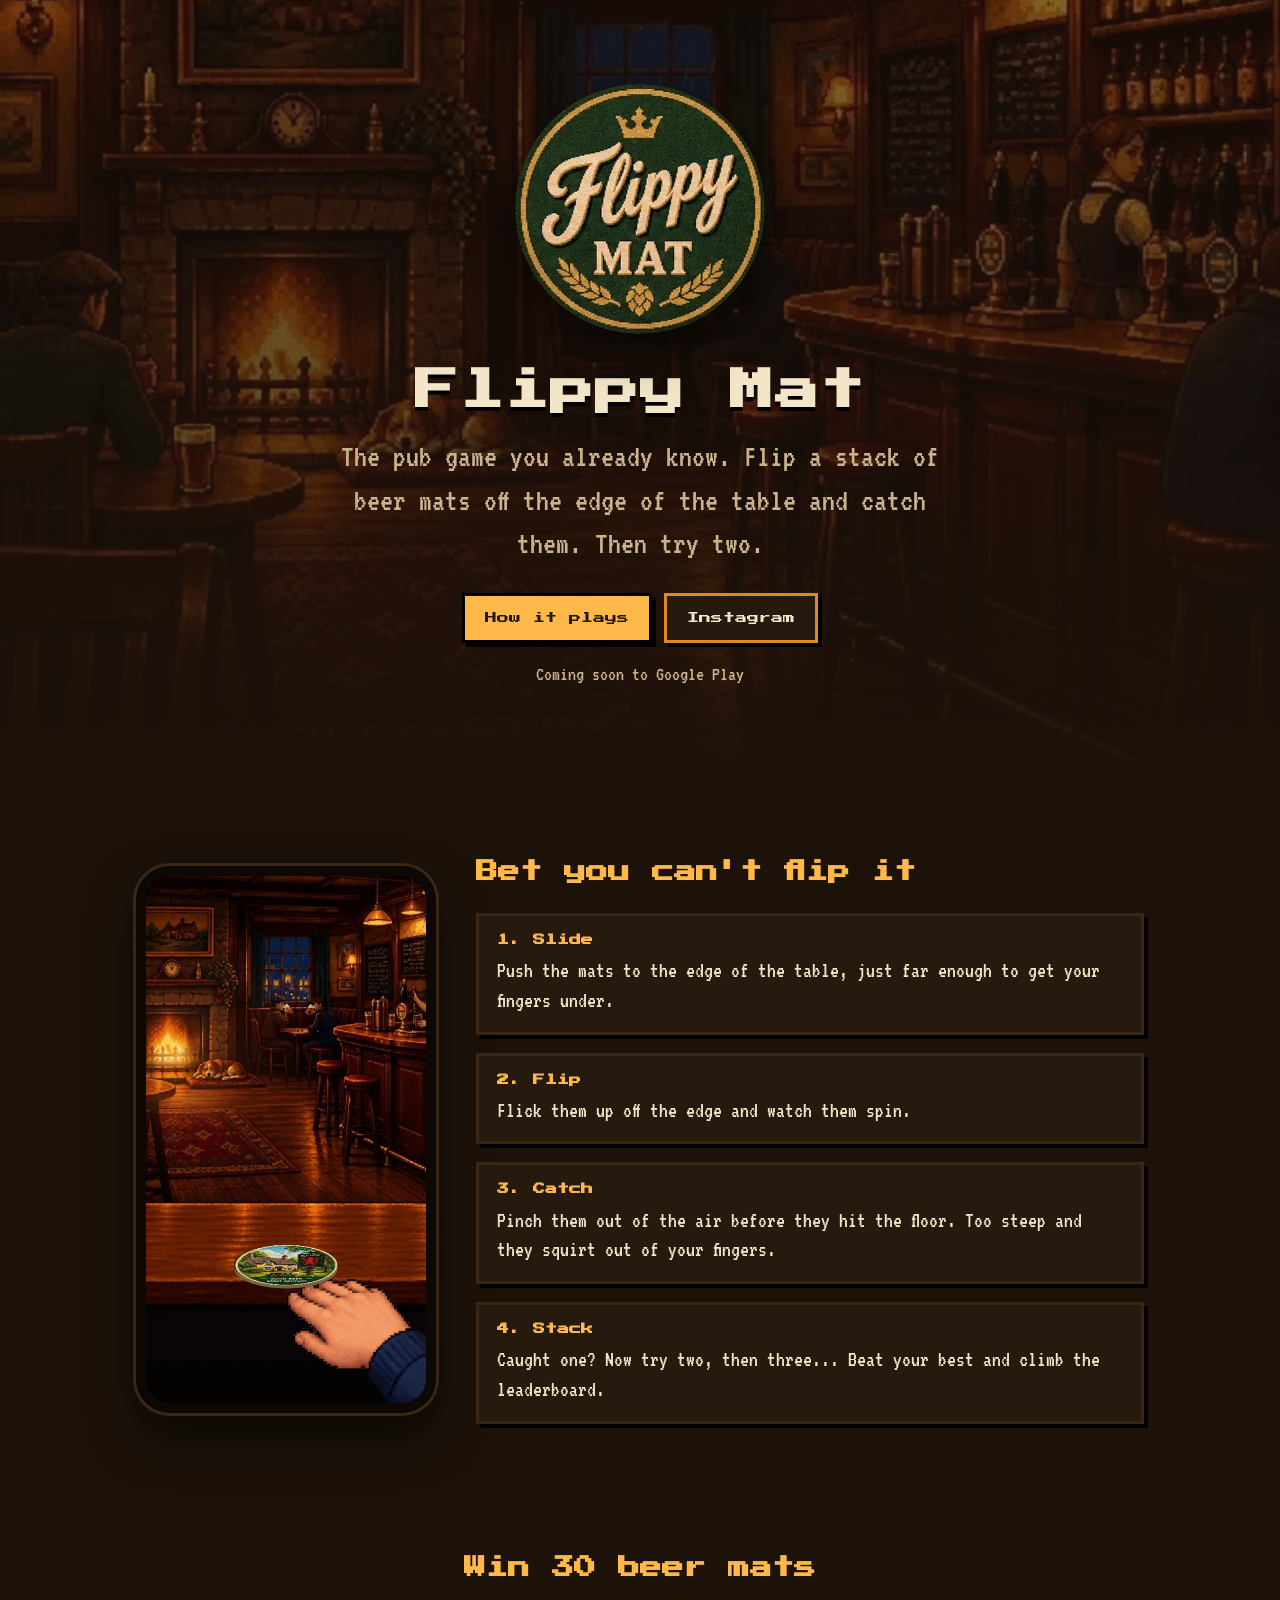
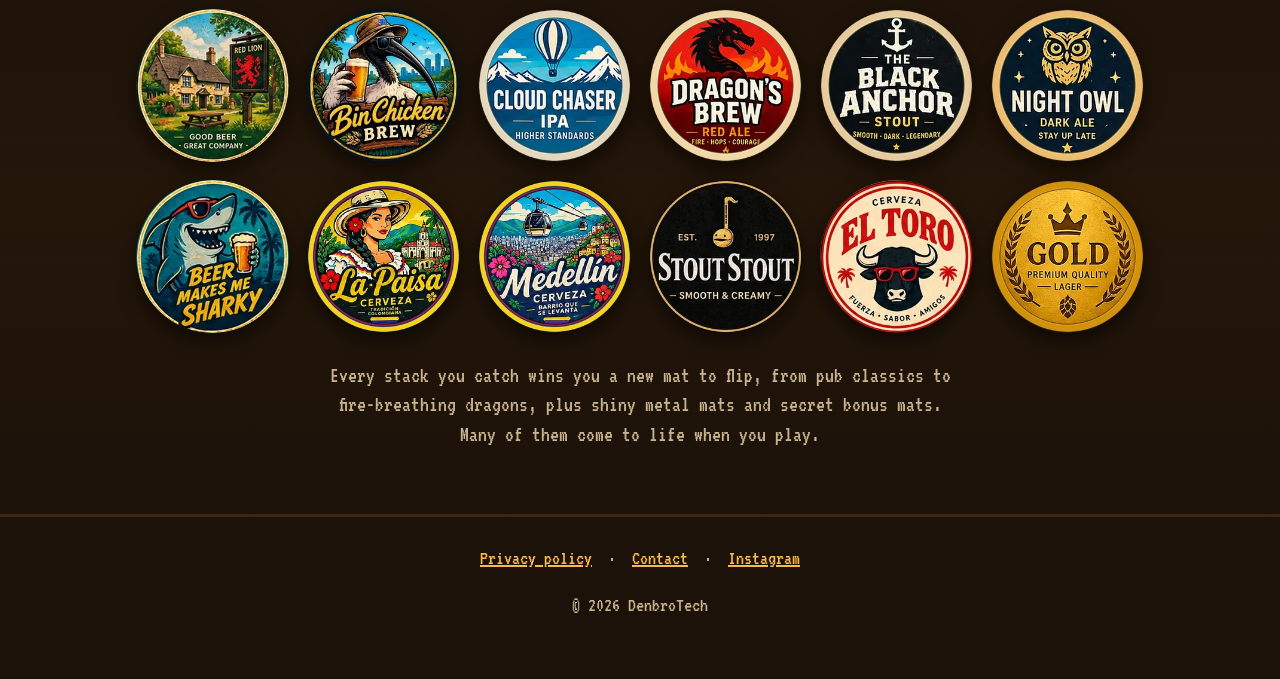
<file: index.html>
<!DOCTYPE html>
<html lang="en">
<head>
  <meta charset="UTF-8">
  <meta name="viewport" content="width=device-width, initial-scale=1.0">
  <title>Flippy Mat: Beer Mat Flip</title>
  <meta name="description" content="Flippy Mat: the pub game where you flip a stack of beer mats off the edge of the table and catch them. Win 30 beer mats. By DenbroTech.">
  <meta property="og:title" content="Flippy Mat: Beer Mat Flip">
  <meta property="og:description" content="Flip a stack of beer mats off the table and catch them. Win 30 beer mats.">
  <meta property="og:image" content="https://denbrotech.github.io/img/game.webp">
  <link rel="icon" href="/favicon.png">
  <link rel="apple-touch-icon" href="/img/icon-180.png">
  <link rel="preconnect" href="https://fonts.googleapis.com">
  <link rel="preconnect" href="https://fonts.gstatic.com" crossorigin>
  <link href="https://fonts.googleapis.com/css2?family=Press+Start+2P&family=VT323&display=swap" rel="stylesheet">
  <style>
    :root { --bg: #1c120a; --bg2: #26190e; --wood: #3a2614; --ink: #f3e6c8; --muted: #c9b48f; --gold: #ffb84a; --gold2: #e08a1e; }
    * { box-sizing: border-box; }
    html { scroll-behavior: smooth; }
    body { margin: 0; background: var(--bg); color: var(--ink); font-family: "VT323", ui-monospace, monospace; font-size: 22px; line-height: 1.35; }
    a { color: var(--gold); }
    .pixel { font-family: "Press Start 2P", ui-monospace, monospace; }
    .wrap { max-width: 1040px; margin: 0 auto; padding: 0 16px; }

    /* hero: the pub, darkened, with the mat flipping over it */
    .hero { position: relative; min-height: 88vh; display: flex; align-items: center; overflow: hidden;
      background: linear-gradient(180deg, rgba(28,18,10,.55) 0%, rgba(28,18,10,.7) 55%, var(--bg) 100%), url("img/pub.webp") center 30% / cover no-repeat; }
    .hero .wrap { text-align: center; padding-top: 48px; padding-bottom: 48px; }
    .flipper { width: min(250px, 58vw); aspect-ratio: 1; margin: 0 auto 28px; perspective: 900px; }
    .flipper .mat { position: relative; width: 100%; height: 100%; transform-style: preserve-3d; animation: flip 4.5s cubic-bezier(.5,0,.3,1) infinite; }
    .flipper img { position: absolute; inset: 0; width: 100%; height: 100%; backface-visibility: hidden; border-radius: 50%; filter: drop-shadow(0 18px 22px rgba(0,0,0,.6)); }
    .flipper img.back { transform: rotateY(180deg); }
    @keyframes flip {
      0%, 30% { transform: translateY(0) rotateX(0deg); }
      50% { transform: translateY(-34px) rotateX(-180deg); }
      62%, 80% { transform: translateY(0) rotateX(-360deg); }
      100% { transform: translateY(0) rotateX(-360deg); }
    }
    @media (prefers-reduced-motion: reduce) { .flipper .mat { animation: none; } }
    h1 { font-size: clamp(22px, 5.4vw, 44px); margin: 0 0 14px; color: var(--ink); text-shadow: 0 4px 0 #000; letter-spacing: 1px; }
    .tag { font-size: clamp(24px, 3.6vw, 32px); color: var(--muted); max-width: 620px; margin: 0 auto 28px; }
    .buttons { display: flex; flex-wrap: wrap; gap: 12px; justify-content: center; }
    .btn { display: inline-block; padding: 14px 20px; font-family: "Press Start 2P", monospace; font-size: 12px; text-decoration: none; border: 3px solid #000; box-shadow: 4px 4px 0 #000; }
    .btn.gold { background: var(--gold); color: #24170b; }
    .btn.dark { background: var(--bg2); color: var(--ink); border-color: var(--gold2); }
    .soon { margin-top: 18px; color: var(--muted); font-size: 20px; }

    section { padding: 64px 0; }
    h2 { font-size: clamp(16px, 3vw, 22px); color: var(--gold); margin: 0 0 24px; text-align: center; line-height: 1.5; }

    /* how it plays: the game screen beside the steps */
    .plays { display: grid; grid-template-columns: minmax(0, 300px) minmax(0, 1fr); gap: 40px; align-items: center; }
    .phone { border: 10px solid #0d0804; border-radius: 34px; overflow: hidden; box-shadow: 0 0 0 3px var(--wood), 0 24px 50px rgba(0,0,0,.6); background: #000; }
    .phone img { display: block; width: 100%; height: auto; }
    .steps { list-style: none; margin: 0; padding: 0; display: grid; gap: 18px; }
    .steps li { background: var(--bg2); border: 3px solid var(--wood); padding: 16px 18px; box-shadow: 4px 4px 0 #000; }
    .steps b { display: block; font-family: "Press Start 2P", monospace; font-size: 12px; color: var(--gold); margin-bottom: 8px; }

    /* the mats */
    .rack { background: linear-gradient(180deg, var(--bg), #241609 50%, var(--bg)); }
    .mats { display: grid; grid-template-columns: repeat(6, 1fr); gap: 18px; }
    .mats img { width: 100%; height: auto; border-radius: 50%; filter: drop-shadow(0 8px 10px rgba(0,0,0,.55)); transition: transform .25s; }
    .mats img:hover { transform: rotate(-8deg) scale(1.08); }
    .rack p { text-align: center; color: var(--muted); max-width: 640px; margin: 28px auto 0; }

    footer { border-top: 3px solid var(--wood); padding: 28px 0 40px; text-align: center; color: var(--muted); font-size: 20px; }
    footer a { margin: 0 8px; }

    @media (max-width: 720px) {
      .plays { grid-template-columns: 1fr; }
      .phone { max-width: 260px; margin: 0 auto; }
      .mats { grid-template-columns: repeat(3, 1fr); gap: 12px; }
      section { padding: 48px 0; }
    }
  </style>
</head>
<body>

  <header class="hero">
    <div class="wrap">
      <div class="flipper" aria-hidden="true"><div class="mat">
        <img src="img/logo.webp" alt="">
        <img class="back" src="img/logo_back.webp" alt="">
      </div></div>
      <h1 class="pixel">Flippy Mat</h1>
      <p class="tag">The pub game you already know. Flip a stack of beer mats off the edge of the table and catch them. Then try two.</p>
      <div class="buttons">
        <a class="btn gold" href="#how">How it plays</a>
        <a class="btn dark" href="https://www.instagram.com/flippymat">Instagram</a>
      </div>
      <p class="soon">Coming soon to Google Play</p>
    </div>
  </header>

  <main>
    <section id="how">
      <div class="wrap plays">
        <div class="phone"><img src="img/game.webp" width="492" height="764" alt="Flippy Mat in play: a beer mat on the edge of a pub table, a hand ready to flip it, a fire and a sleeping dog in the pub behind."></div>
        <div>
          <h2 class="pixel" style="text-align:left">Bet you can't flip it</h2>
          <ul class="steps">
            <li><b>1. Slide</b>Push the mats to the edge of the table, just far enough to get your fingers under.</li>
            <li><b>2. Flip</b>Flick them up off the edge and watch them spin.</li>
            <li><b>3. Catch</b>Pinch them out of the air before they hit the floor. Too steep and they squirt out of your fingers.</li>
            <li><b>4. Stack</b>Caught one? Now try two, then three... Beat your best and climb the leaderboard.</li>
          </ul>
        </div>
      </div>
    </section>

    <section class="rack">
      <div class="wrap">
        <h2 class="pixel">Win 30 beer mats</h2>
        <div class="mats">
          <img src="img/mats/mat32.webp" width="256" height="256" alt="The Red Lion" loading="lazy">
          <img src="img/mats/binchicken.webp" width="256" height="256" alt="Bin Chicken Brew" loading="lazy">
          <img src="img/mats/mat08.webp" width="256" height="256" alt="Cloud Chaser" loading="lazy">
          <img src="img/mats/mat04.webp" width="256" height="256" alt="Dragon's Brew" loading="lazy">
          <img src="img/mats/mat01.webp" width="256" height="256" alt="The Black Anchor" loading="lazy">
          <img src="img/mats/mat20.webp" width="256" height="256" alt="Night Owl" loading="lazy">
          <img src="img/mats/mat34.webp" width="256" height="256" alt="Beer Makes Me Sharky" loading="lazy">
          <img src="img/mats/mat48.webp" width="256" height="256" alt="La Paisa" loading="lazy">
          <img src="img/mats/mat49.webp" width="256" height="256" alt="Medellin" loading="lazy">
          <img src="img/mats/mat43.webp" width="256" height="256" alt="Stout Stout" loading="lazy">
          <img src="img/mats/mat27.webp" width="256" height="256" alt="Cerveza El Toro" loading="lazy">
          <img src="img/mats/mat23.webp" width="256" height="256" alt="Gold" loading="lazy">
        </div>
        <p>Every stack you catch wins you a new mat to flip, from pub classics to fire-breathing dragons, plus shiny metal mats and secret bonus mats. Many of them come to life when you play.</p>
      </div>
    </section>
  </main>

  <footer>
    <div class="wrap">
      <a href="/flippy-mat/privacy.html">Privacy policy</a> &middot;
      <a href="mailto:denbrotech@proton.me">Contact</a> &middot;
      <a href="https://www.instagram.com/flippymat">Instagram</a>
      <p>&copy; 2026 DenbroTech</p>
    </div>
  </footer>

</body>
</html>
</file>
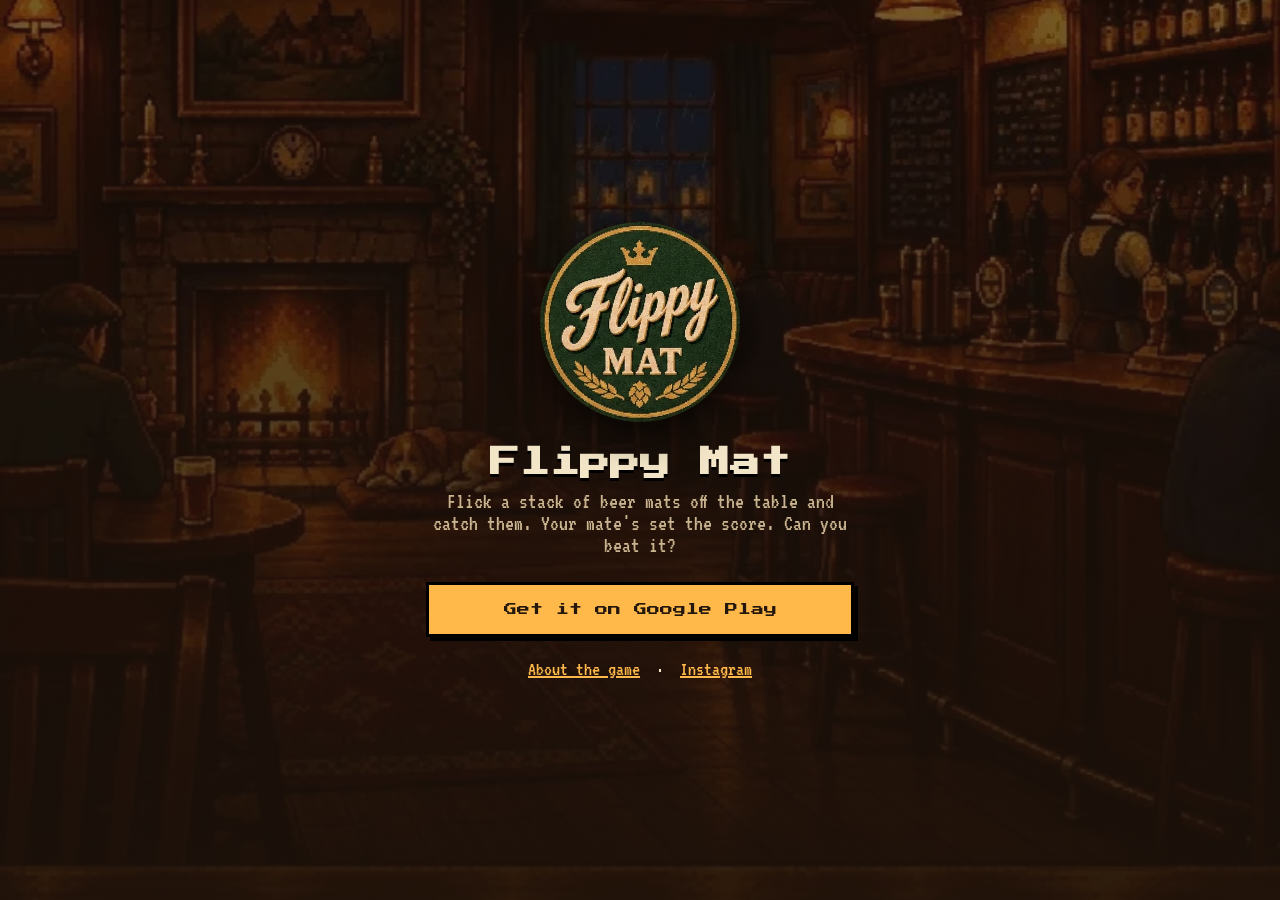
<file: flippy/index.html>
<!DOCTYPE html>
<html lang="en">
<head>
  <meta charset="UTF-8">
  <meta name="viewport" content="width=device-width, initial-scale=1.0">
  <title>Get Flippy Mat</title>
  <meta name="description" content="Flippy Mat: flip a stack of beer mats off the table and catch them. Get it on Google Play.">
  <meta property="og:title" content="Flippy Mat: Beer Mat Flip">
  <meta property="og:description" content="Flip a stack of beer mats off the table and catch them. Can you beat my score?">
  <meta property="og:image" content="https://denbrotech.github.io/img/game.webp">
  <link rel="icon" href="/favicon.png">
  <link rel="preconnect" href="https://fonts.googleapis.com">
  <link rel="preconnect" href="https://fonts.gstatic.com" crossorigin>
  <link href="https://fonts.googleapis.com/css2?family=Press+Start+2P&family=VT323&display=swap" rel="stylesheet">
  <style>
    :root { --bg: #1c120a; --ink: #f3e6c8; --muted: #c9b48f; --gold: #ffb84a; }
    * { box-sizing: border-box; }
    body { margin: 0; min-height: 100vh; display: flex; align-items: center; justify-content: center; text-align: center; color: var(--ink);
      font-family: "VT323", ui-monospace, monospace; font-size: 22px;
      background: linear-gradient(180deg, rgba(28,18,10,.6), rgba(28,18,10,.92)), url("/img/pub.webp") center 30% / cover no-repeat, var(--bg); }
    main { padding: 32px 16px; max-width: 460px; }
    img.mat { width: min(200px, 52vw); height: auto; filter: drop-shadow(0 14px 18px rgba(0,0,0,.6)); }
    h1 { font-family: "Press Start 2P", monospace; font-size: clamp(20px, 6vw, 30px); margin: 22px 0 12px; text-shadow: 0 3px 0 #000; }
    p { color: var(--muted); margin: 0 0 26px; }
    a.play { display: block; padding: 18px 20px; background: var(--gold); color: #24170b; text-decoration: none;
      font-family: "Press Start 2P", monospace; font-size: 13px; border: 3px solid #000; box-shadow: 4px 4px 0 #000; }
    .more { margin-top: 22px; font-size: 20px; }
    .more a { color: var(--gold); margin: 0 8px; }
  </style>
</head>
<body>
<main>
  <img class="mat" src="/img/logo.webp" alt="Flippy Mat">
  <h1>Flippy Mat</h1>
  <p>Flick a stack of beer mats off the table and catch them. Your mate's set the score. Can you beat it?</p>
  <a class="play" href="https://play.google.com/store/apps/details?id=com.denbrotech.flippymat">Get it on Google Play</a>
  <div class="more"><a href="/">About the game</a> &middot; <a href="https://www.instagram.com/flippymat">Instagram</a></div>
</main>
</body>
</html>
</file>
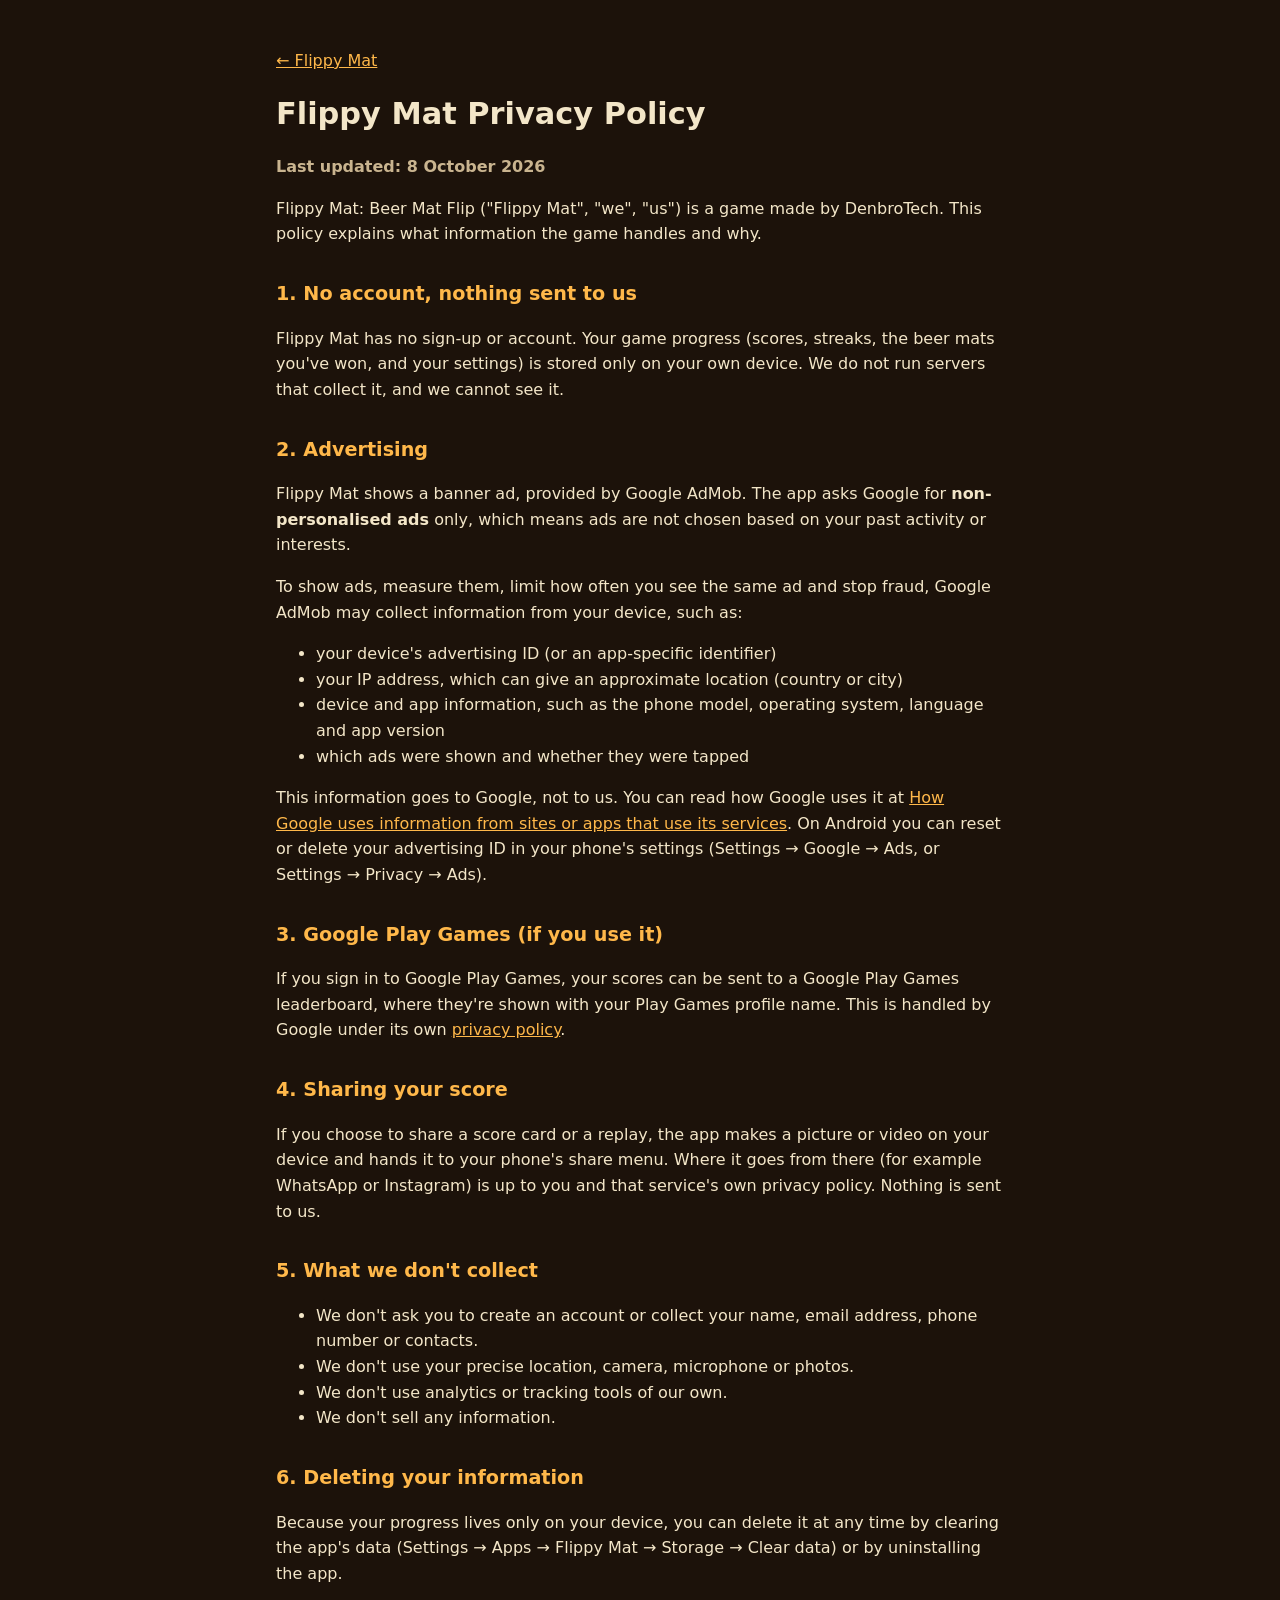
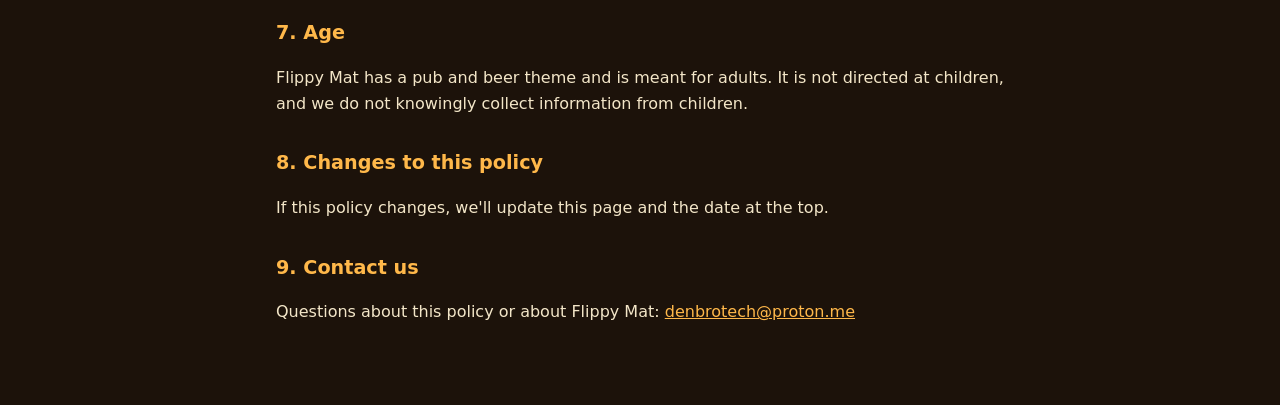
<file: flippy-mat/privacy.html>
<!DOCTYPE html>
<html lang="en">
<head>
  <meta charset="UTF-8">
  <meta name="viewport" content="width=device-width, initial-scale=1.0">
  <title>Flippy Mat Privacy Policy</title>
  <link rel="stylesheet" href="/style.css">
</head>
<body>
<main>
  <p><a href="/">&larr; Flippy Mat</a></p>
  <h1>Flippy Mat Privacy Policy</h1>
  <p class="muted"><strong>Last updated: 8 October 2026</strong></p>

  <p>Flippy Mat: Beer Mat Flip ("Flippy Mat", "we", "us") is a game made by DenbroTech. This policy explains what information the game handles and why.</p>

  <h2>1. No account, nothing sent to us</h2>
  <p>Flippy Mat has no sign-up or account. Your game progress (scores, streaks, the beer mats you've won, and your settings) is stored only on your own device. We do not run servers that collect it, and we cannot see it.</p>

  <h2>2. Advertising</h2>
  <p>Flippy Mat shows a banner ad, provided by Google AdMob. The app asks Google for <strong>non-personalised ads</strong> only, which means ads are not chosen based on your past activity or interests.</p>
  <p>To show ads, measure them, limit how often you see the same ad and stop fraud, Google AdMob may collect information from your device, such as:</p>
  <ul>
    <li>your device's advertising ID (or an app-specific identifier)</li>
    <li>your IP address, which can give an approximate location (country or city)</li>
    <li>device and app information, such as the phone model, operating system, language and app version</li>
    <li>which ads were shown and whether they were tapped</li>
  </ul>
  <p>This information goes to Google, not to us. You can read how Google uses it at <a href="https://policies.google.com/technologies/partner-sites">How Google uses information from sites or apps that use its services</a>. On Android you can reset or delete your advertising ID in your phone's settings (Settings &rarr; Google &rarr; Ads, or Settings &rarr; Privacy &rarr; Ads).</p>

  <h2>3. Google Play Games (if you use it)</h2>
  <p>If you sign in to Google Play Games, your scores can be sent to a Google Play Games leaderboard, where they're shown with your Play Games profile name. This is handled by Google under its own <a href="https://policies.google.com/privacy">privacy policy</a>.</p>

  <h2>4. Sharing your score</h2>
  <p>If you choose to share a score card or a replay, the app makes a picture or video on your device and hands it to your phone's share menu. Where it goes from there (for example WhatsApp or Instagram) is up to you and that service's own privacy policy. Nothing is sent to us.</p>

  <h2>5. What we don't collect</h2>
  <ul>
    <li>We don't ask you to create an account or collect your name, email address, phone number or contacts.</li>
    <li>We don't use your precise location, camera, microphone or photos.</li>
    <li>We don't use analytics or tracking tools of our own.</li>
    <li>We don't sell any information.</li>
  </ul>

  <h2>6. Deleting your information</h2>
  <p>Because your progress lives only on your device, you can delete it at any time by clearing the app's data (Settings &rarr; Apps &rarr; Flippy Mat &rarr; Storage &rarr; Clear data) or by uninstalling the app.</p>

  <h2>7. Age</h2>
  <p>Flippy Mat has a pub and beer theme and is meant for adults. It is not directed at children, and we do not knowingly collect information from children.</p>

  <h2>8. Changes to this policy</h2>
  <p>If this policy changes, we'll update this page and the date at the top.</p>

  <h2>9. Contact us</h2>
  <p>Questions about this policy or about Flippy Mat: <a href="mailto:denbrotech@proton.me">denbrotech@proton.me</a></p>
</main>
</body>
</html>
</file>
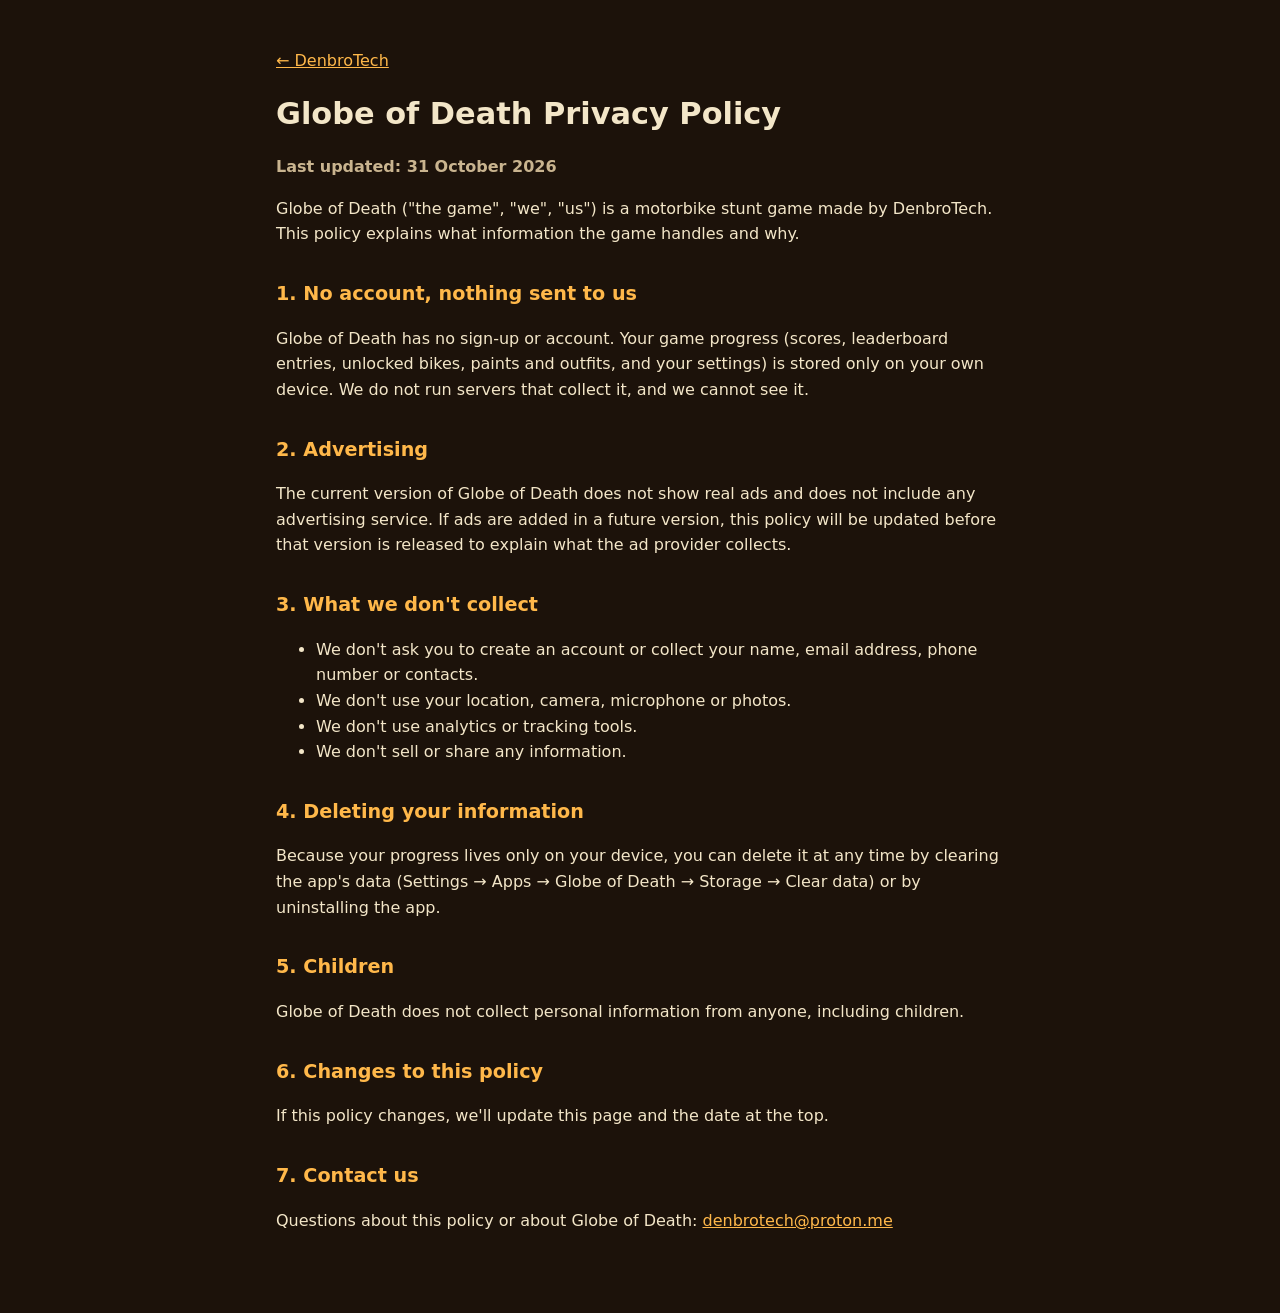
<file: globe-of-death/privacy.html>
<!DOCTYPE html>
<html lang="en">
<head>
  <meta charset="UTF-8">
  <meta name="viewport" content="width=device-width, initial-scale=1.0">
  <title>Globe of Death Privacy Policy</title>
  <link rel="stylesheet" href="/style.css">
</head>
<body>
<main>
  <p><a href="/">&larr; DenbroTech</a></p>
  <h1>Globe of Death Privacy Policy</h1>
  <p class="muted"><strong>Last updated: 31 October 2026</strong></p>

  <p>Globe of Death ("the game", "we", "us") is a motorbike stunt game made by DenbroTech. This policy explains what information the game handles and why.</p>

  <h2>1. No account, nothing sent to us</h2>
  <p>Globe of Death has no sign-up or account. Your game progress (scores, leaderboard entries, unlocked bikes, paints and outfits, and your settings) is stored only on your own device. We do not run servers that collect it, and we cannot see it.</p>

  <h2>2. Advertising</h2>
  <p>The current version of Globe of Death does not show real ads and does not include any advertising service. If ads are added in a future version, this policy will be updated before that version is released to explain what the ad provider collects.</p>

  <h2>3. What we don't collect</h2>
  <ul>
    <li>We don't ask you to create an account or collect your name, email address, phone number or contacts.</li>
    <li>We don't use your location, camera, microphone or photos.</li>
    <li>We don't use analytics or tracking tools.</li>
    <li>We don't sell or share any information.</li>
  </ul>

  <h2>4. Deleting your information</h2>
  <p>Because your progress lives only on your device, you can delete it at any time by clearing the app's data (Settings &rarr; Apps &rarr; Globe of Death &rarr; Storage &rarr; Clear data) or by uninstalling the app.</p>

  <h2>5. Children</h2>
  <p>Globe of Death does not collect personal information from anyone, including children.</p>

  <h2>6. Changes to this policy</h2>
  <p>If this policy changes, we'll update this page and the date at the top.</p>

  <h2>7. Contact us</h2>
  <p>Questions about this policy or about Globe of Death: <a href="mailto:denbrotech@proton.me">denbrotech@proton.me</a></p>
</main>
</body>
</html>
</file>
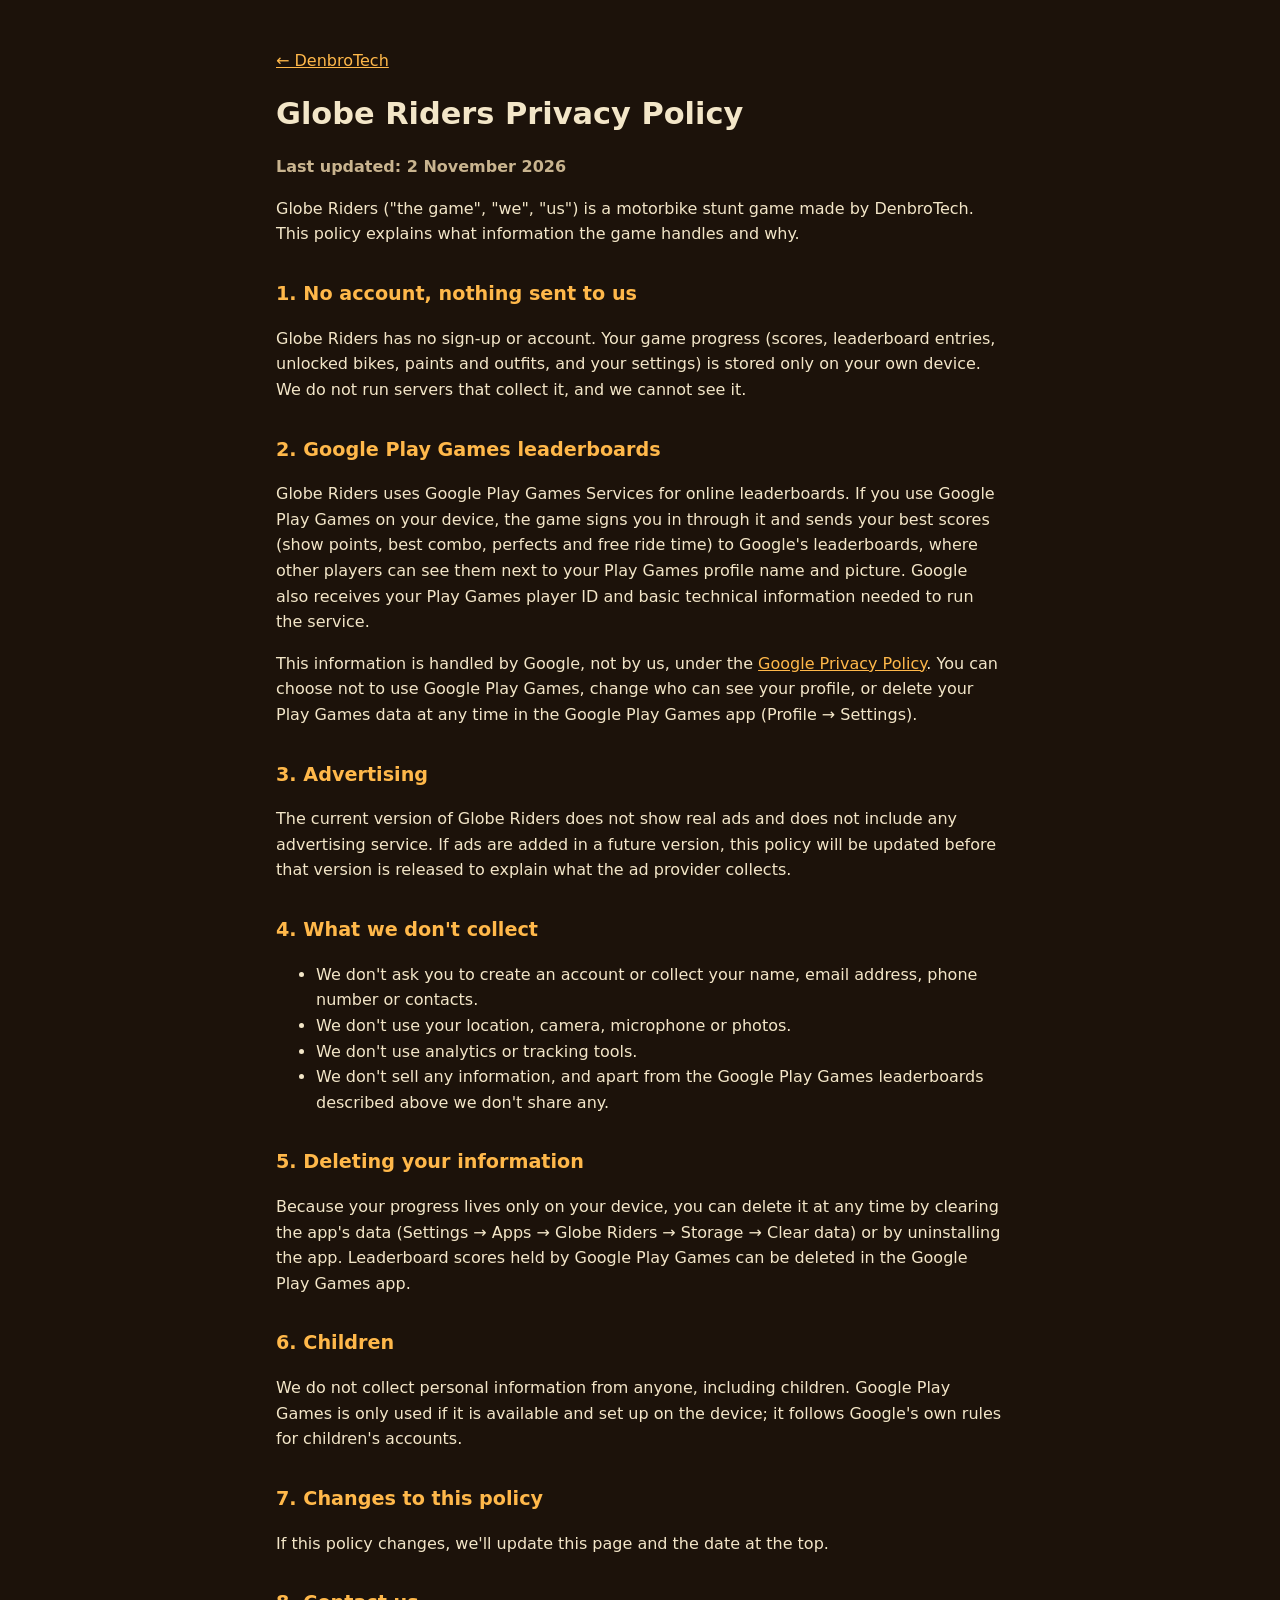
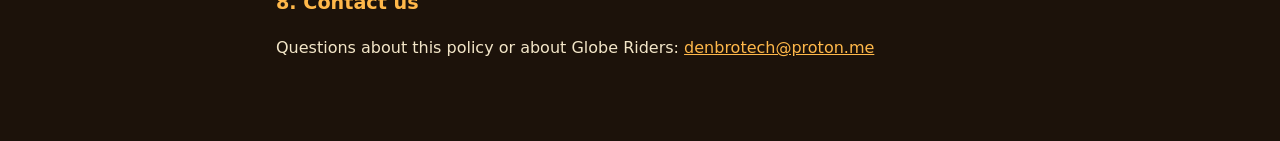
<file: globe-riders/privacy.html>
<!DOCTYPE html>
<html lang="en">
<head>
  <meta charset="UTF-8">
  <meta name="viewport" content="width=device-width, initial-scale=1.0">
  <title>Globe Riders Privacy Policy</title>
  <link rel="stylesheet" href="/style.css">
</head>
<body>
<main>
  <p><a href="/">&larr; DenbroTech</a></p>
  <h1>Globe Riders Privacy Policy</h1>
  <p class="muted"><strong>Last updated: 2 November 2026</strong></p>

  <p>Globe Riders ("the game", "we", "us") is a motorbike stunt game made by DenbroTech. This policy explains what information the game handles and why.</p>

  <h2>1. No account, nothing sent to us</h2>
  <p>Globe Riders has no sign-up or account. Your game progress (scores, leaderboard entries, unlocked bikes, paints and outfits, and your settings) is stored only on your own device. We do not run servers that collect it, and we cannot see it.</p>

  <h2>2. Google Play Games leaderboards</h2>
  <p>Globe Riders uses Google Play Games Services for online leaderboards. If you use Google Play Games on your device, the game signs you in through it and sends your best scores (show points, best combo, perfects and free ride time) to Google's leaderboards, where other players can see them next to your Play Games profile name and picture. Google also receives your Play Games player ID and basic technical information needed to run the service.</p>
  <p>This information is handled by Google, not by us, under the <a href="https://policies.google.com/privacy">Google Privacy Policy</a>. You can choose not to use Google Play Games, change who can see your profile, or delete your Play Games data at any time in the Google Play Games app (Profile &rarr; Settings).</p>

  <h2>3. Advertising</h2>
  <p>The current version of Globe Riders does not show real ads and does not include any advertising service. If ads are added in a future version, this policy will be updated before that version is released to explain what the ad provider collects.</p>

  <h2>4. What we don't collect</h2>
  <ul>
    <li>We don't ask you to create an account or collect your name, email address, phone number or contacts.</li>
    <li>We don't use your location, camera, microphone or photos.</li>
    <li>We don't use analytics or tracking tools.</li>
    <li>We don't sell any information, and apart from the Google Play Games leaderboards described above we don't share any.</li>
  </ul>

  <h2>5. Deleting your information</h2>
  <p>Because your progress lives only on your device, you can delete it at any time by clearing the app's data (Settings &rarr; Apps &rarr; Globe Riders &rarr; Storage &rarr; Clear data) or by uninstalling the app. Leaderboard scores held by Google Play Games can be deleted in the Google Play Games app.</p>

  <h2>6. Children</h2>
  <p>We do not collect personal information from anyone, including children. Google Play Games is only used if it is available and set up on the device; it follows Google's own rules for children's accounts.</p>

  <h2>7. Changes to this policy</h2>
  <p>If this policy changes, we'll update this page and the date at the top.</p>

  <h2>8. Contact us</h2>
  <p>Questions about this policy or about Globe Riders: <a href="mailto:denbrotech@proton.me">denbrotech@proton.me</a></p>
</main>
</body>
</html>
</file>
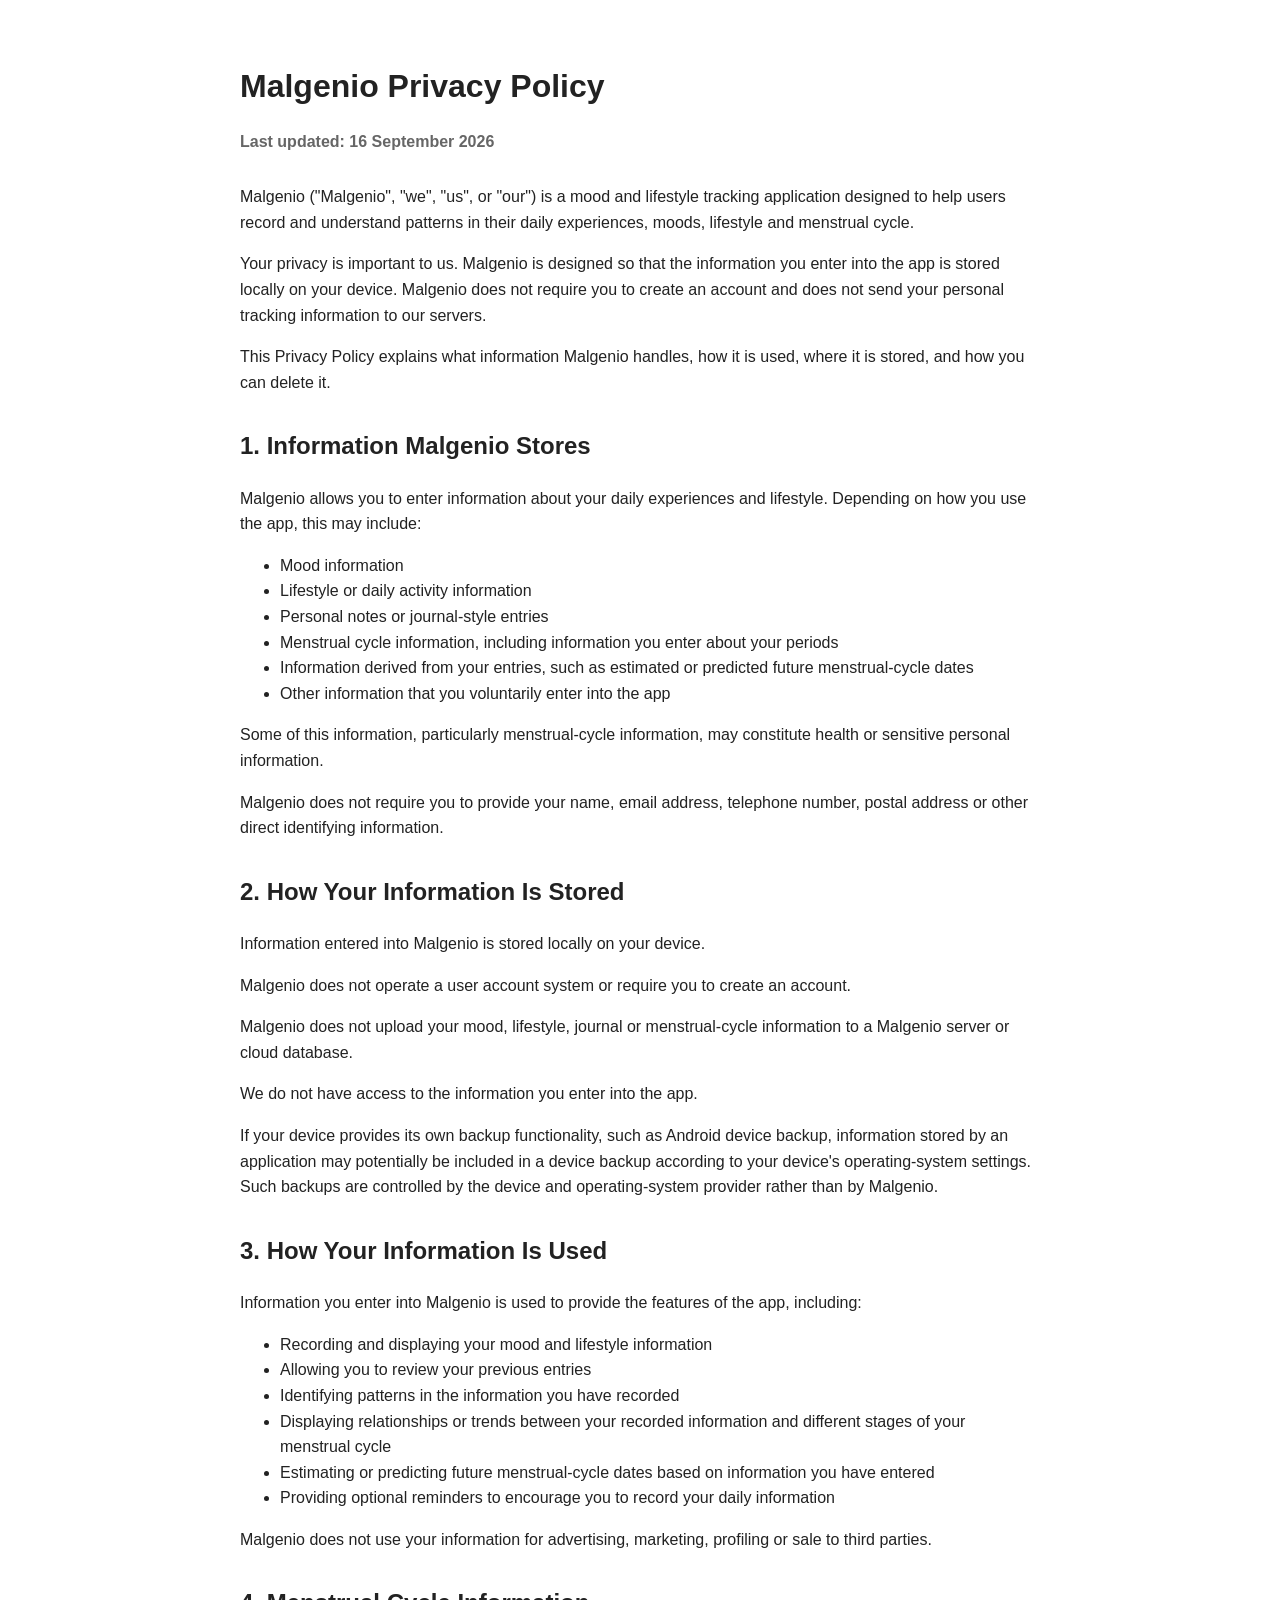
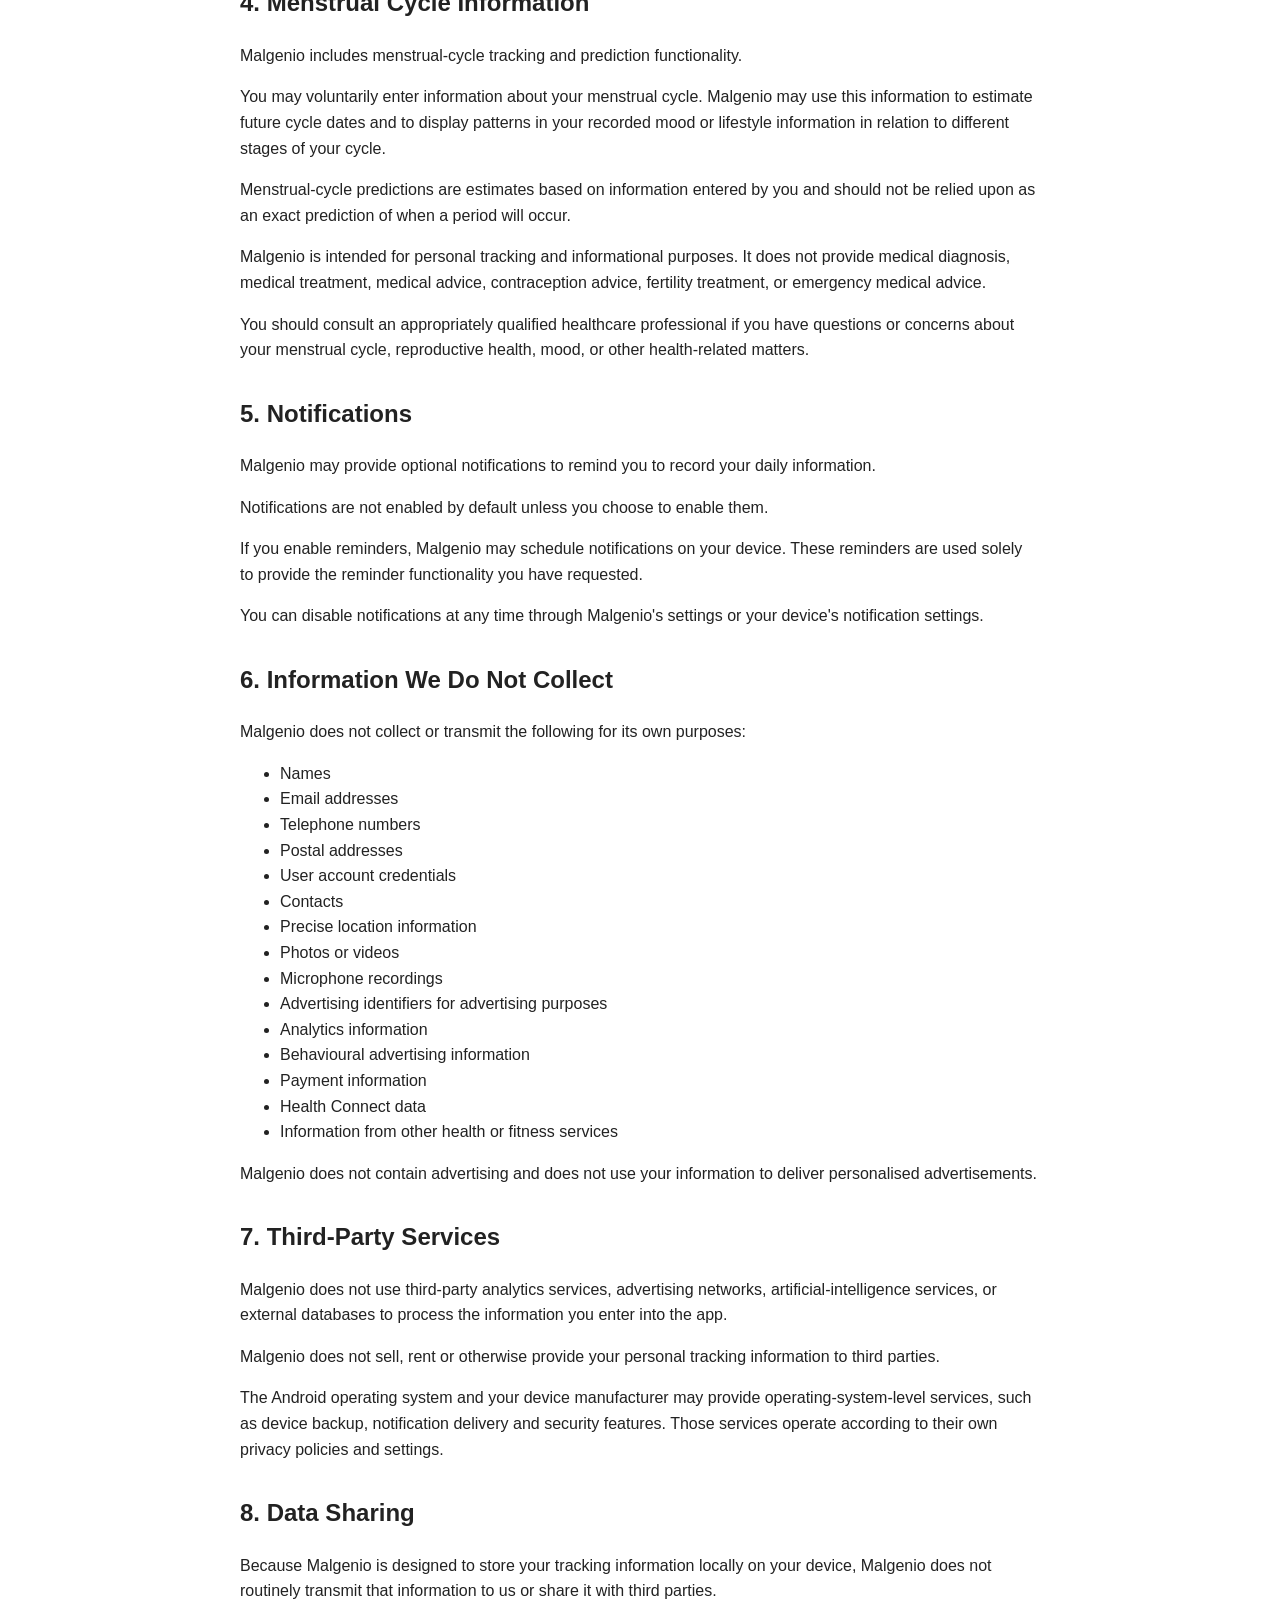
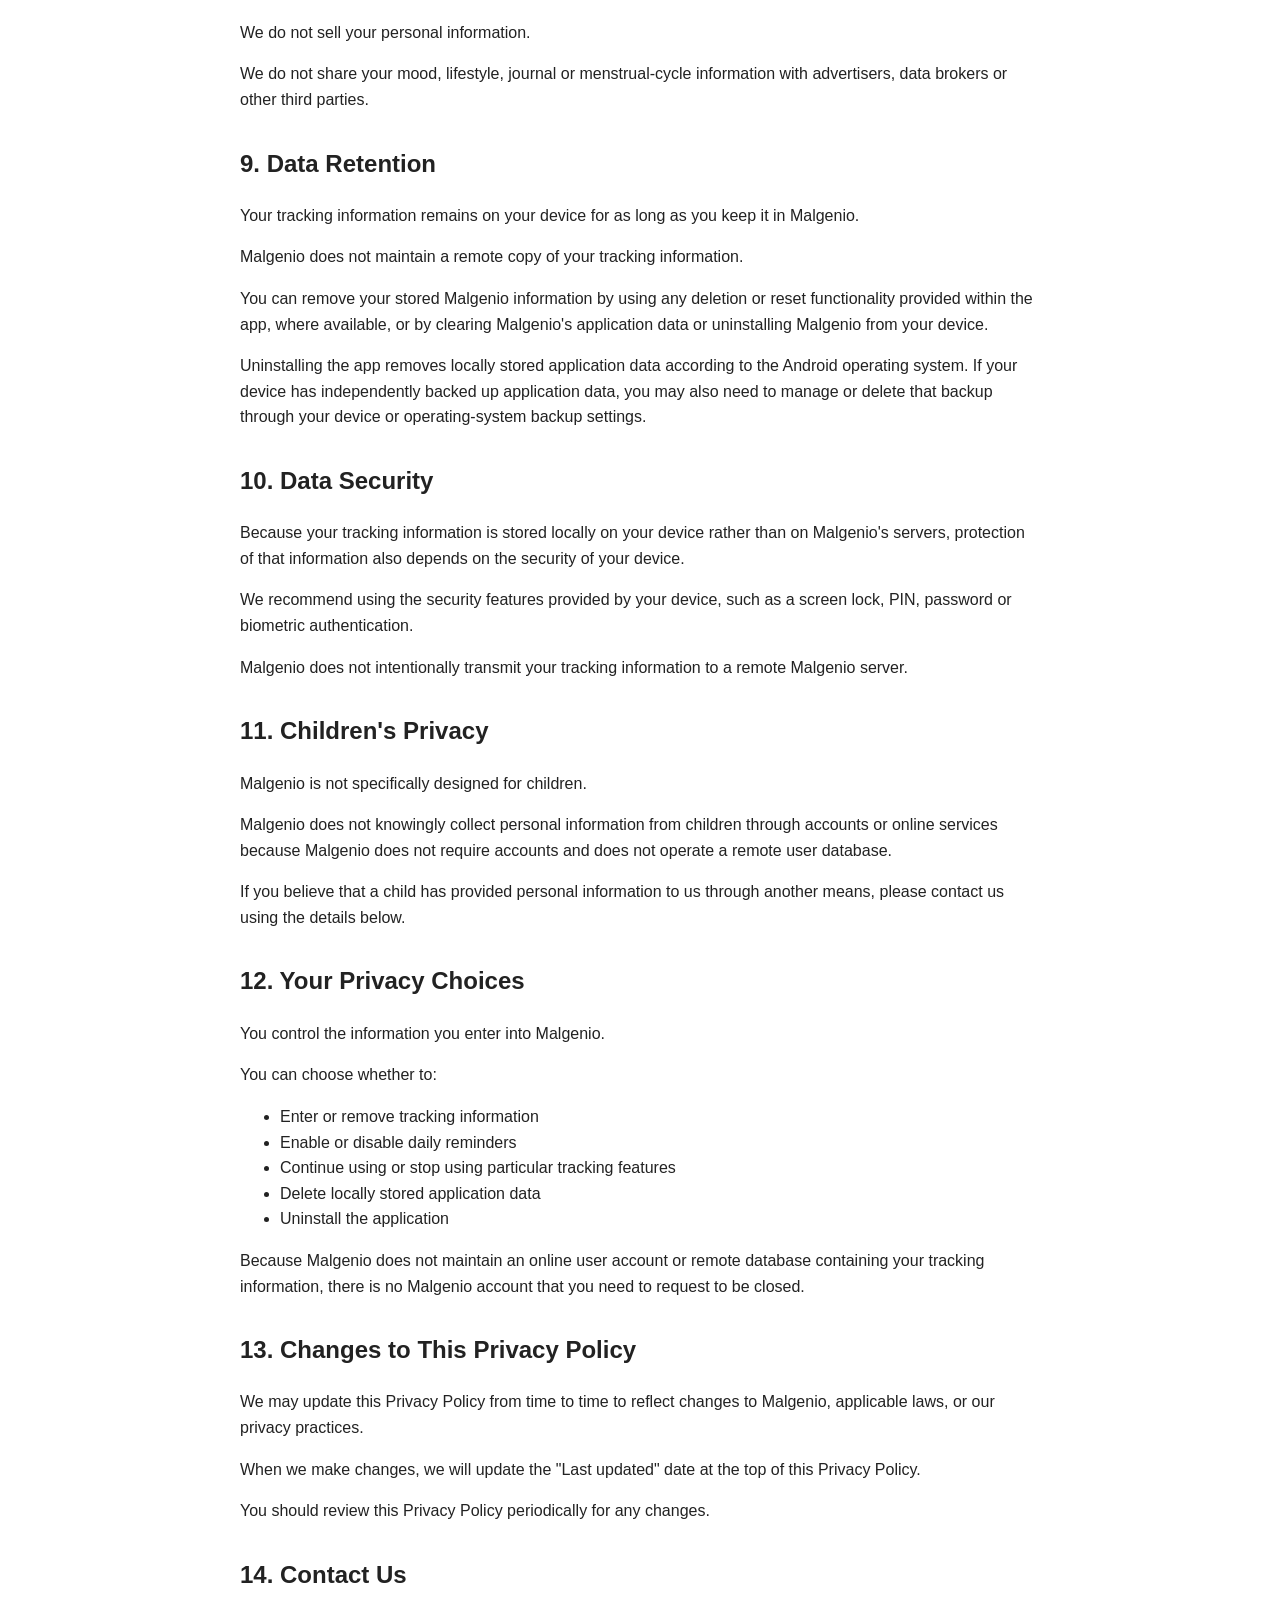
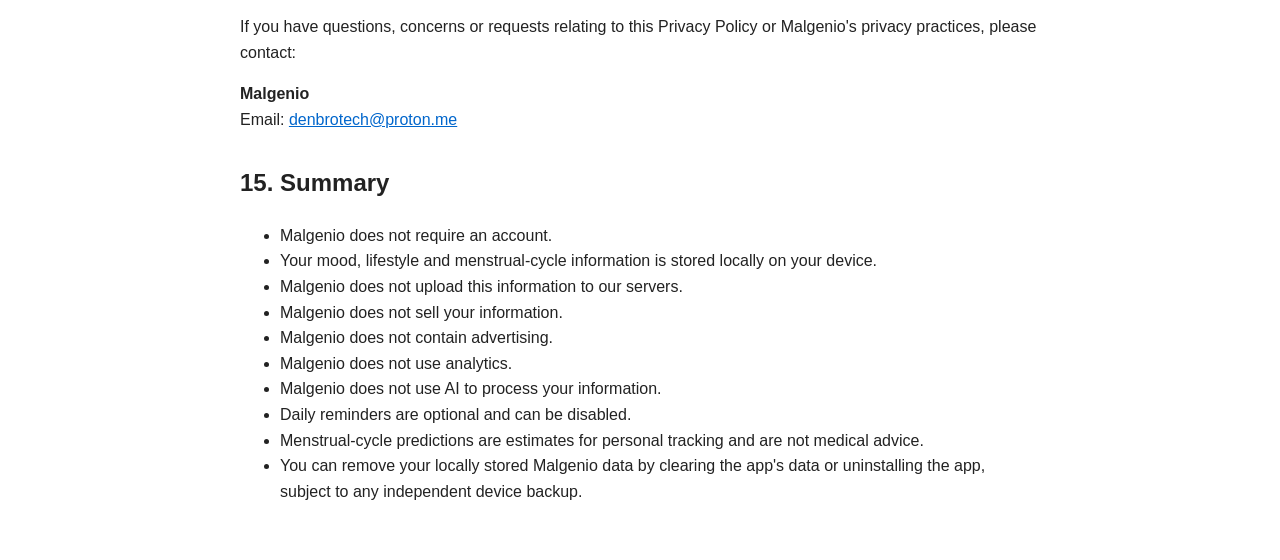
<file: malgenio/privacy.html>
<!DOCTYPE html>
<html lang="en">
<head>
  <meta charset="UTF-8">
  <meta name="viewport" content="width=device-width, initial-scale=1.0">
  <title>Malgenio Privacy Policy</title>
  <style>
    body {
      font-family: Arial, sans-serif;
      line-height: 1.6;
      max-width: 800px;
      margin: 0 auto;
      padding: 40px 20px;
      color: #222;
      background: #fff;
    }

    h1 {
      margin-bottom: 5px;
    }

    h2 {
      margin-top: 32px;
    }

    .updated {
      color: #666;
      margin-bottom: 30px;
    }

    a {
      color: #0066cc;
    }
  </style>
</head>

<body>

  <h1>Malgenio Privacy Policy</h1>

  <p class="updated"><strong>Last updated: 16 September 2026</strong></p>

  <p>
    Malgenio ("Malgenio", "we", "us", or "our") is a mood and lifestyle
    tracking application designed to help users record and understand
    patterns in their daily experiences, moods, lifestyle and menstrual cycle.
  </p>

  <p>
    Your privacy is important to us. Malgenio is designed so that the
    information you enter into the app is stored locally on your device.
    Malgenio does not require you to create an account and does not send your
    personal tracking information to our servers.
  </p>

  <p>
    This Privacy Policy explains what information Malgenio handles, how it is
    used, where it is stored, and how you can delete it.
  </p>

  <h2>1. Information Malgenio Stores</h2>

  <p>Malgenio allows you to enter information about your daily experiences and lifestyle. Depending on how you use the app, this may include:</p>

  <ul>
    <li>Mood information</li>
    <li>Lifestyle or daily activity information</li>
    <li>Personal notes or journal-style entries</li>
    <li>Menstrual cycle information, including information you enter about your periods</li>
    <li>Information derived from your entries, such as estimated or predicted future menstrual-cycle dates</li>
    <li>Other information that you voluntarily enter into the app</li>
  </ul>

  <p>
    Some of this information, particularly menstrual-cycle information, may
    constitute health or sensitive personal information.
  </p>

  <p>
    Malgenio does not require you to provide your name, email address,
    telephone number, postal address or other direct identifying information.
  </p>

  <h2>2. How Your Information Is Stored</h2>

  <p>
    Information entered into Malgenio is stored locally on your device.
  </p>

  <p>
    Malgenio does not operate a user account system or require you to create
    an account.
  </p>

  <p>
    Malgenio does not upload your mood, lifestyle, journal or menstrual-cycle
    information to a Malgenio server or cloud database.
  </p>

  <p>
    We do not have access to the information you enter into the app.
  </p>

  <p>
    If your device provides its own backup functionality, such as Android
    device backup, information stored by an application may potentially be
    included in a device backup according to your device's operating-system
    settings. Such backups are controlled by the device and operating-system
    provider rather than by Malgenio.
  </p>

  <h2>3. How Your Information Is Used</h2>

  <p>Information you enter into Malgenio is used to provide the features of the app, including:</p>

  <ul>
    <li>Recording and displaying your mood and lifestyle information</li>
    <li>Allowing you to review your previous entries</li>
    <li>Identifying patterns in the information you have recorded</li>
    <li>Displaying relationships or trends between your recorded information and different stages of your menstrual cycle</li>
    <li>Estimating or predicting future menstrual-cycle dates based on information you have entered</li>
    <li>Providing optional reminders to encourage you to record your daily information</li>
  </ul>

  <p>
    Malgenio does not use your information for advertising, marketing,
    profiling or sale to third parties.
  </p>

  <h2>4. Menstrual Cycle Information</h2>

  <p>
    Malgenio includes menstrual-cycle tracking and prediction functionality.
  </p>

  <p>
    You may voluntarily enter information about your menstrual cycle.
    Malgenio may use this information to estimate future cycle dates and to
    display patterns in your recorded mood or lifestyle information in
    relation to different stages of your cycle.
  </p>

  <p>
    Menstrual-cycle predictions are estimates based on information entered by
    you and should not be relied upon as an exact prediction of when a period
    will occur.
  </p>

  <p>
    Malgenio is intended for personal tracking and informational purposes.
    It does not provide medical diagnosis, medical treatment, medical advice,
    contraception advice, fertility treatment, or emergency medical advice.
  </p>

  <p>
    You should consult an appropriately qualified healthcare professional if
    you have questions or concerns about your menstrual cycle, reproductive
    health, mood, or other health-related matters.
  </p>

  <h2>5. Notifications</h2>

  <p>
    Malgenio may provide optional notifications to remind you to record your
    daily information.
  </p>

  <p>
    Notifications are not enabled by default unless you choose to enable them.
  </p>

  <p>
    If you enable reminders, Malgenio may schedule notifications on your
    device. These reminders are used solely to provide the reminder
    functionality you have requested.
  </p>

  <p>
    You can disable notifications at any time through Malgenio's settings or
    your device's notification settings.
  </p>

  <h2>6. Information We Do Not Collect</h2>

  <p>Malgenio does not collect or transmit the following for its own purposes:</p>

  <ul>
    <li>Names</li>
    <li>Email addresses</li>
    <li>Telephone numbers</li>
    <li>Postal addresses</li>
    <li>User account credentials</li>
    <li>Contacts</li>
    <li>Precise location information</li>
    <li>Photos or videos</li>
    <li>Microphone recordings</li>
    <li>Advertising identifiers for advertising purposes</li>
    <li>Analytics information</li>
    <li>Behavioural advertising information</li>
    <li>Payment information</li>
    <li>Health Connect data</li>
    <li>Information from other health or fitness services</li>
  </ul>

  <p>
    Malgenio does not contain advertising and does not use your information
    to deliver personalised advertisements.
  </p>

  <h2>7. Third-Party Services</h2>

  <p>
    Malgenio does not use third-party analytics services, advertising
    networks, artificial-intelligence services, or external databases to
    process the information you enter into the app.
  </p>

  <p>
    Malgenio does not sell, rent or otherwise provide your personal tracking
    information to third parties.
  </p>

  <p>
    The Android operating system and your device manufacturer may provide
    operating-system-level services, such as device backup, notification
    delivery and security features. Those services operate according to their
    own privacy policies and settings.
  </p>

  <h2>8. Data Sharing</h2>

  <p>
    Because Malgenio is designed to store your tracking information locally
    on your device, Malgenio does not routinely transmit that information to
    us or share it with third parties.
  </p>

  <p>
    We do not sell your personal information.
  </p>

  <p>
    We do not share your mood, lifestyle, journal or menstrual-cycle
    information with advertisers, data brokers or other third parties.
  </p>

  <h2>9. Data Retention</h2>

  <p>
    Your tracking information remains on your device for as long as you keep
    it in Malgenio.
  </p>

  <p>
    Malgenio does not maintain a remote copy of your tracking information.
  </p>

  <p>
    You can remove your stored Malgenio information by using any deletion or
    reset functionality provided within the app, where available, or by
    clearing Malgenio's application data or uninstalling Malgenio from your
    device.
  </p>

  <p>
    Uninstalling the app removes locally stored application data according to
    the Android operating system. If your device has independently backed up
    application data, you may also need to manage or delete that backup
    through your device or operating-system backup settings.
  </p>

  <h2>10. Data Security</h2>

  <p>
    Because your tracking information is stored locally on your device rather
    than on Malgenio's servers, protection of that information also depends
    on the security of your device.
  </p>

  <p>
    We recommend using the security features provided by your device, such as
    a screen lock, PIN, password or biometric authentication.
  </p>

  <p>
    Malgenio does not intentionally transmit your tracking information to a
    remote Malgenio server.
  </p>

  <h2>11. Children's Privacy</h2>

  <p>
    Malgenio is not specifically designed for children.
  </p>

  <p>
    Malgenio does not knowingly collect personal information from children
    through accounts or online services because Malgenio does not require
    accounts and does not operate a remote user database.
  </p>

  <p>
    If you believe that a child has provided personal information to us
    through another means, please contact us using the details below.
  </p>

  <h2>12. Your Privacy Choices</h2>

  <p>You control the information you enter into Malgenio.</p>

  <p>You can choose whether to:</p>

  <ul>
    <li>Enter or remove tracking information</li>
    <li>Enable or disable daily reminders</li>
    <li>Continue using or stop using particular tracking features</li>
    <li>Delete locally stored application data</li>
    <li>Uninstall the application</li>
  </ul>

  <p>
    Because Malgenio does not maintain an online user account or remote
    database containing your tracking information, there is no Malgenio
    account that you need to request to be closed.
  </p>

  <h2>13. Changes to This Privacy Policy</h2>

  <p>
    We may update this Privacy Policy from time to time to reflect changes to
    Malgenio, applicable laws, or our privacy practices.
  </p>

  <p>
    When we make changes, we will update the "Last updated" date at the top of
    this Privacy Policy.
  </p>

  <p>
    You should review this Privacy Policy periodically for any changes.
  </p>

  <h2>14. Contact Us</h2>

  <p>
    If you have questions, concerns or requests relating to this Privacy
    Policy or Malgenio's privacy practices, please contact:
  </p>

  <p>
    <strong>Malgenio</strong><br>
    Email: <a href="mailto:denbrotech@proton.me">denbrotech@proton.me</a>
  </p>

  <h2>15. Summary</h2>

  <ul>
    <li>Malgenio does not require an account.</li>
    <li>Your mood, lifestyle and menstrual-cycle information is stored locally on your device.</li>
    <li>Malgenio does not upload this information to our servers.</li>
    <li>Malgenio does not sell your information.</li>
    <li>Malgenio does not contain advertising.</li>
    <li>Malgenio does not use analytics.</li>
    <li>Malgenio does not use AI to process your information.</li>
    <li>Daily reminders are optional and can be disabled.</li>
    <li>Menstrual-cycle predictions are estimates for personal tracking and are not medical advice.</li>
    <li>You can remove your locally stored Malgenio data by clearing the app's data or uninstalling the app, subject to any independent device backup.</li>
  </ul>

</body>
</html>
</file>
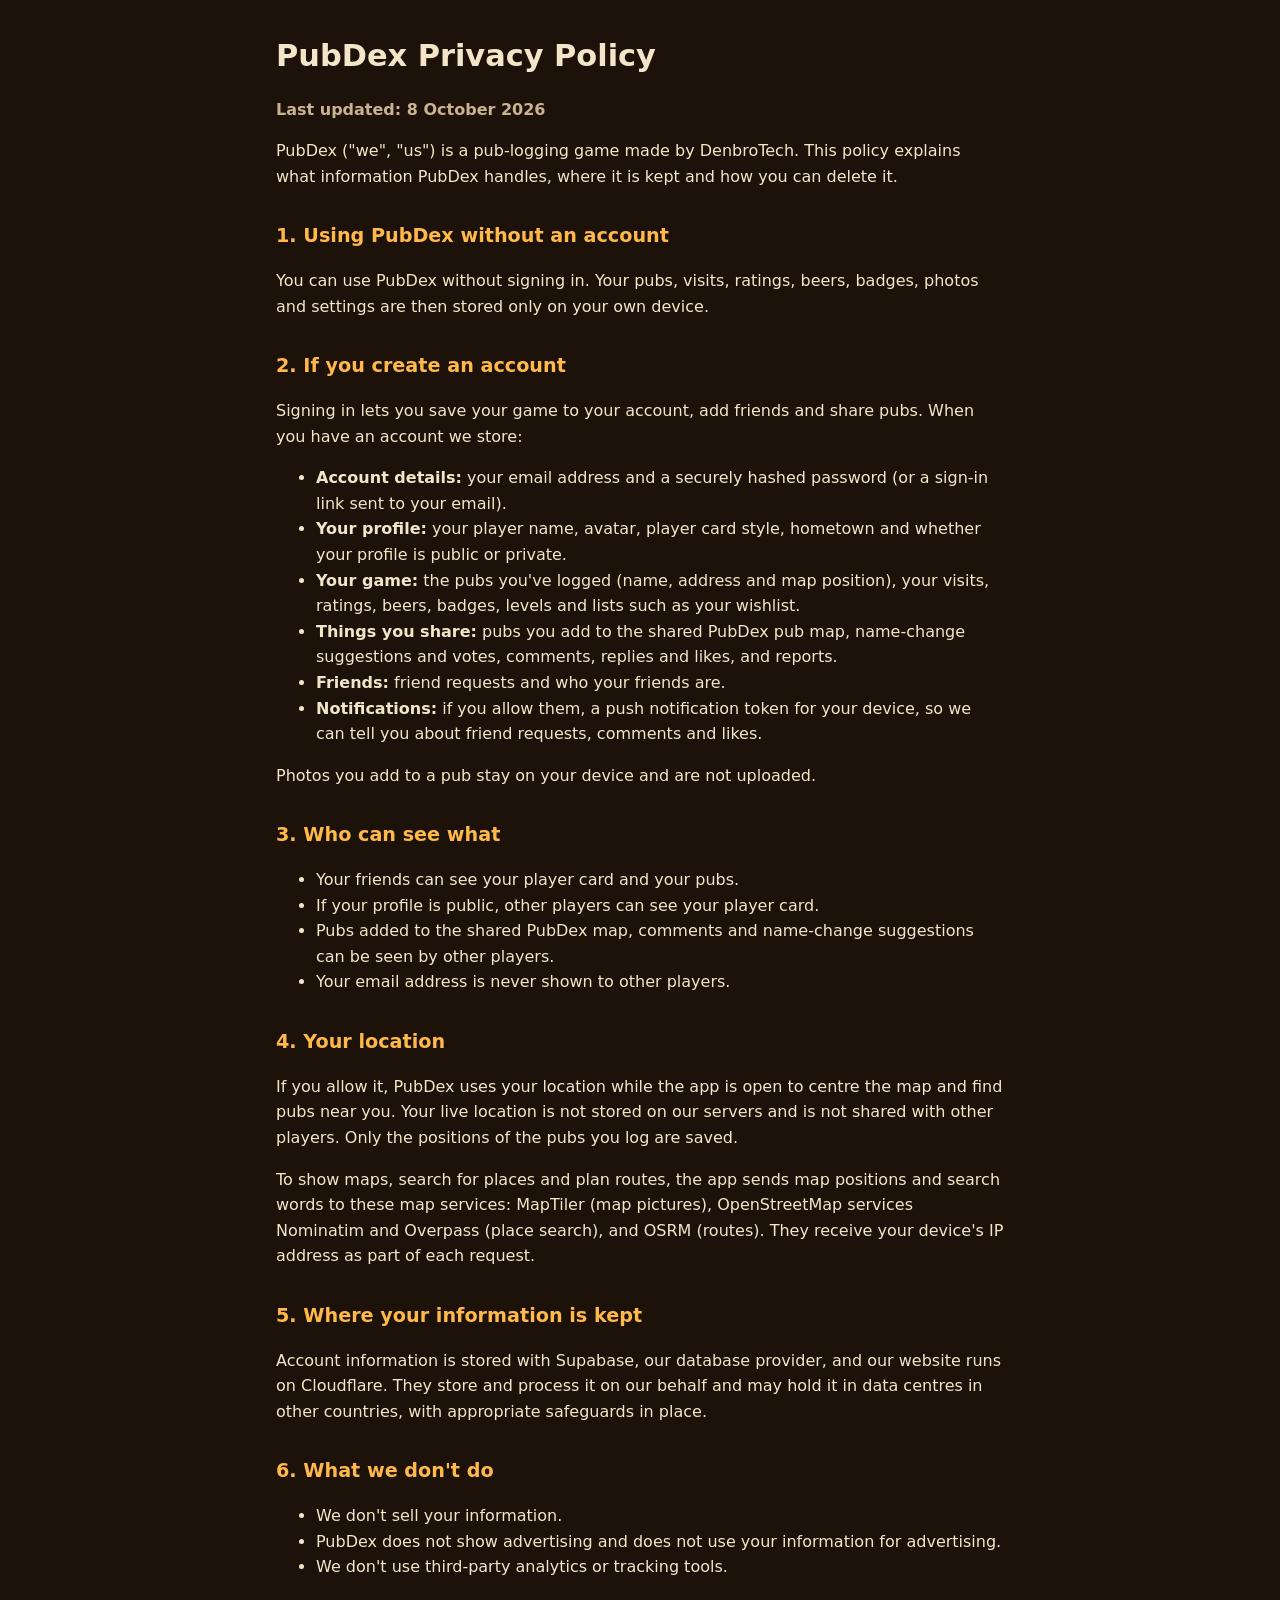
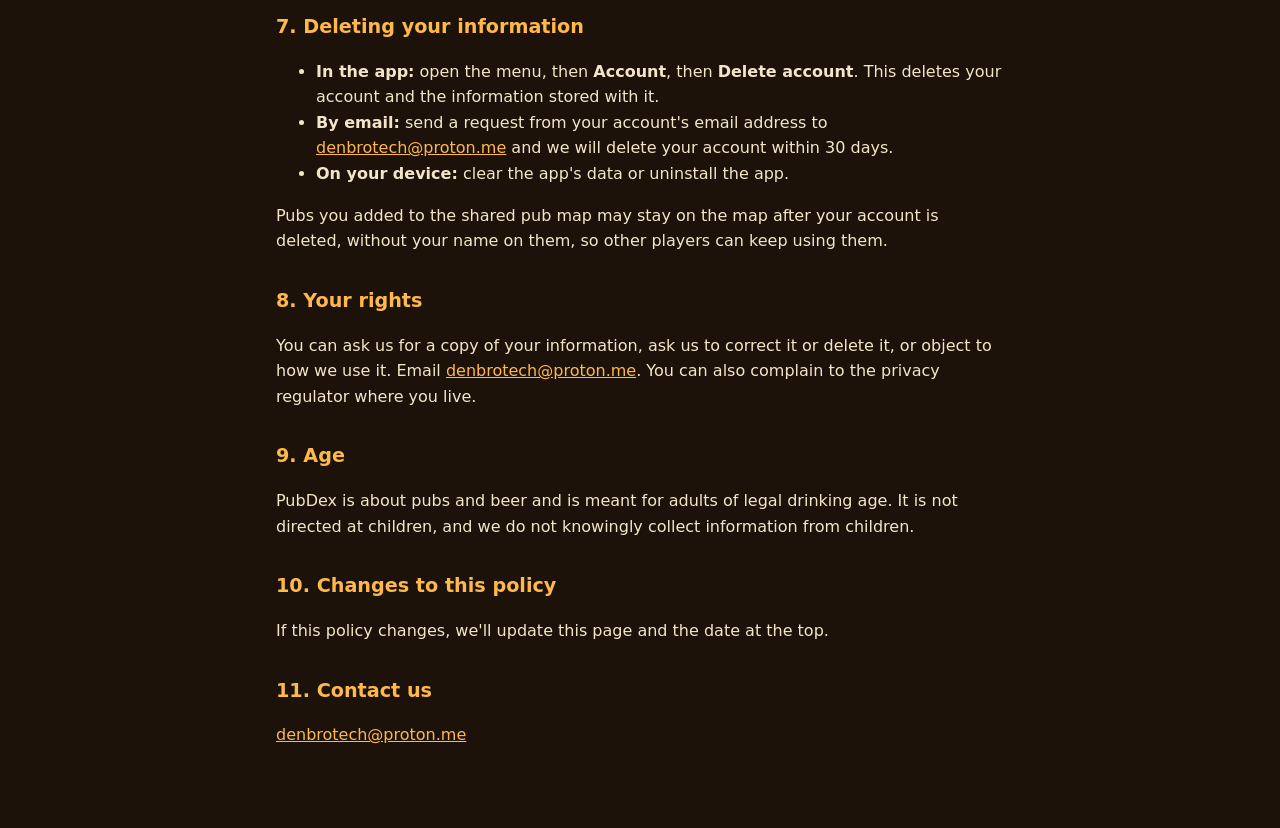
<file: pubdex/privacy.html>
<!DOCTYPE html>
<html lang="en">
<head>
  <meta charset="UTF-8">
  <meta name="viewport" content="width=device-width, initial-scale=1.0">
  <title>PubDex Privacy Policy</title>
  <link rel="stylesheet" href="/style.css">
</head>
<body>
<main>
  <h1>PubDex Privacy Policy</h1>
  <p class="muted"><strong>Last updated: 8 October 2026</strong></p>

  <p>PubDex ("we", "us") is a pub-logging game made by DenbroTech. This policy explains what information PubDex handles, where it is kept and how you can delete it.</p>

  <h2>1. Using PubDex without an account</h2>
  <p>You can use PubDex without signing in. Your pubs, visits, ratings, beers, badges, photos and settings are then stored only on your own device.</p>

  <h2>2. If you create an account</h2>
  <p>Signing in lets you save your game to your account, add friends and share pubs. When you have an account we store:</p>
  <ul>
    <li><strong>Account details:</strong> your email address and a securely hashed password (or a sign-in link sent to your email).</li>
    <li><strong>Your profile:</strong> your player name, avatar, player card style, hometown and whether your profile is public or private.</li>
    <li><strong>Your game:</strong> the pubs you've logged (name, address and map position), your visits, ratings, beers, badges, levels and lists such as your wishlist.</li>
    <li><strong>Things you share:</strong> pubs you add to the shared PubDex pub map, name-change suggestions and votes, comments, replies and likes, and reports.</li>
    <li><strong>Friends:</strong> friend requests and who your friends are.</li>
    <li><strong>Notifications:</strong> if you allow them, a push notification token for your device, so we can tell you about friend requests, comments and likes.</li>
  </ul>
  <p>Photos you add to a pub stay on your device and are not uploaded.</p>

  <h2>3. Who can see what</h2>
  <ul>
    <li>Your friends can see your player card and your pubs.</li>
    <li>If your profile is public, other players can see your player card.</li>
    <li>Pubs added to the shared PubDex map, comments and name-change suggestions can be seen by other players.</li>
    <li>Your email address is never shown to other players.</li>
  </ul>

  <h2>4. Your location</h2>
  <p>If you allow it, PubDex uses your location while the app is open to centre the map and find pubs near you. Your live location is not stored on our servers and is not shared with other players. Only the positions of the pubs you log are saved.</p>
  <p>To show maps, search for places and plan routes, the app sends map positions and search words to these map services: MapTiler (map pictures), OpenStreetMap services Nominatim and Overpass (place search), and OSRM (routes). They receive your device's IP address as part of each request.</p>

  <h2>5. Where your information is kept</h2>
  <p>Account information is stored with Supabase, our database provider, and our website runs on Cloudflare. They store and process it on our behalf and may hold it in data centres in other countries, with appropriate safeguards in place.</p>

  <h2>6. What we don't do</h2>
  <ul>
    <li>We don't sell your information.</li>
    <li>PubDex does not show advertising and does not use your information for advertising.</li>
    <li>We don't use third-party analytics or tracking tools.</li>
  </ul>

  <h2>7. Deleting your information</h2>
  <ul>
    <li><strong>In the app:</strong> open the menu, then <strong>Account</strong>, then <strong>Delete account</strong>. This deletes your account and the information stored with it.</li>
    <li><strong>By email:</strong> send a request from your account's email address to <a href="mailto:denbrotech@proton.me">denbrotech@proton.me</a> and we will delete your account within 30 days.</li>
    <li><strong>On your device:</strong> clear the app's data or uninstall the app.</li>
  </ul>
  <p>Pubs you added to the shared pub map may stay on the map after your account is deleted, without your name on them, so other players can keep using them.</p>

  <h2>8. Your rights</h2>
  <p>You can ask us for a copy of your information, ask us to correct it or delete it, or object to how we use it. Email <a href="mailto:denbrotech@proton.me">denbrotech@proton.me</a>. You can also complain to the privacy regulator where you live.</p>

  <h2>9. Age</h2>
  <p>PubDex is about pubs and beer and is meant for adults of legal drinking age. It is not directed at children, and we do not knowingly collect information from children.</p>

  <h2>10. Changes to this policy</h2>
  <p>If this policy changes, we'll update this page and the date at the top.</p>

  <h2>11. Contact us</h2>
  <p><a href="mailto:denbrotech@proton.me">denbrotech@proton.me</a></p>
</main>
</body>
</html>
</file>
<file: style.css>
:root { --bg: #1c120a; --ink: #f3e6c8; --muted: #c9b48f; --line: #3a2614; --link: #ffb84a; }
* { box-sizing: border-box; }
body { margin: 0; background: var(--bg); color: var(--ink); font-family: system-ui, -apple-system, "Segoe UI", Roboto, Arial, sans-serif; line-height: 1.6; }
main { max-width: 760px; margin: 0 auto; padding: 32px 16px 64px; }
h1 { font-size: 1.9rem; margin: 0 0 4px; }
h2 { font-size: 1.2rem; margin-top: 32px; color: var(--link); }
a { color: var(--link); }
.muted { color: var(--muted); }
</file>
